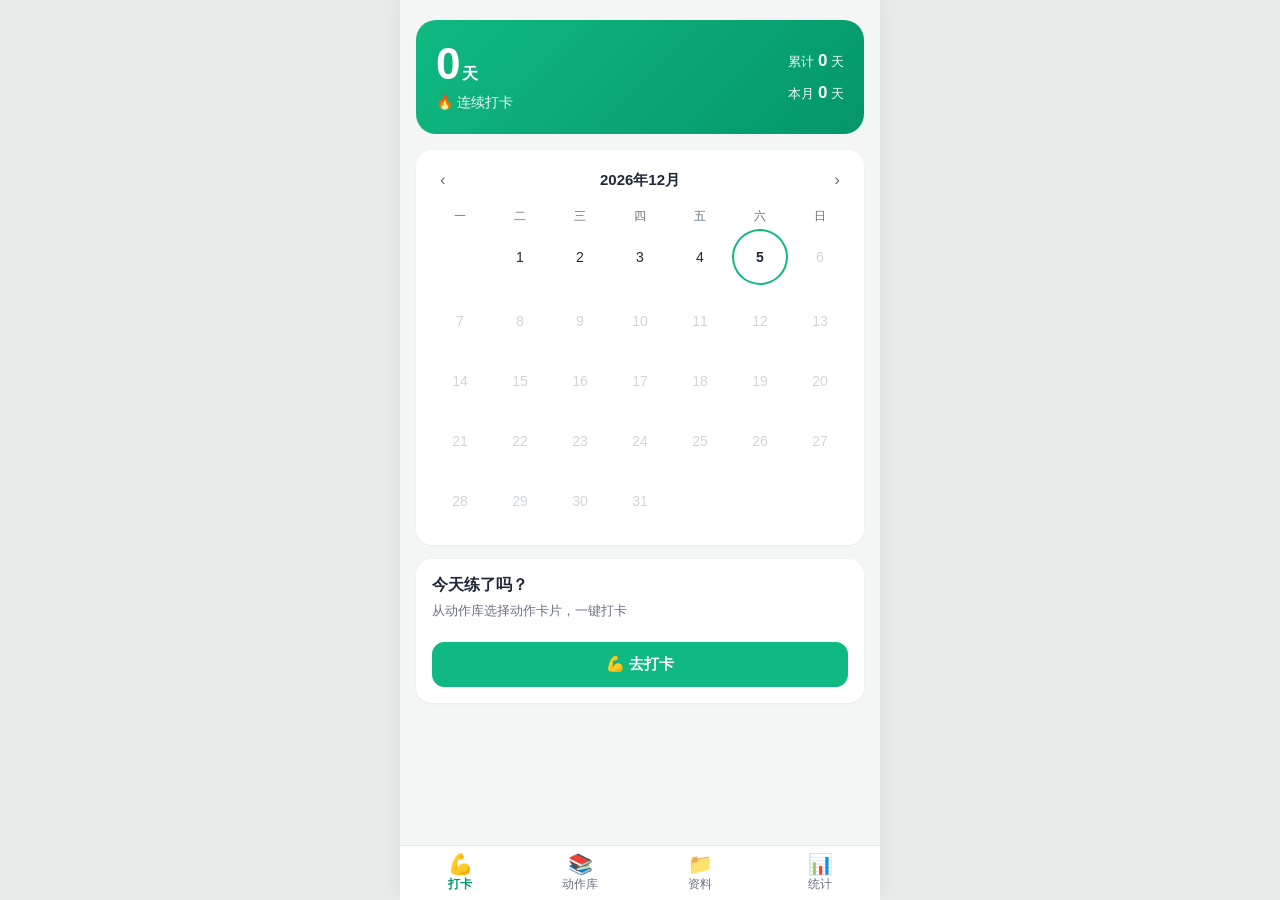
<file: index.html>
<!DOCTYPE html>
<html lang="zh-CN" data-page-node-id="gp3W3NDCX9GwTTf0K93uTn">
<head data-page-node-id="0X7kZvVnZ9KjkIlNbeNRP6">
<meta charset="UTF-8" data-page-node-id="y0VbXMyXx4WgFaqmZFSPt0">
<meta name="viewport" content="width=device-width, initial-scale=1, viewport-fit=cover" data-page-node-id="o2d4AsVZs7dEZUKSnPXTo9">
<title>健身打卡</title>
<meta name="description" content="自用健身打卡小程序：每日打卡 + 动作库" data-page-node-id="7bC9nMIjXzznjpeP49HwN7">
<meta name="theme-color" content="#10b981" data-page-node-id="O1lpmyYO6ajUBOrVpeNkUG">
<link rel="manifest" href="manifest.json" data-page-node-id="26YZYqchqk4mGwP5lrVFvC">
<link rel="icon" href="icons/icon-192.png" type="image/png" data-page-node-id="Lenj9HTdWrkx9C2ZnnKvxp">
<link rel="apple-touch-icon" href="icons/icon-192.png" data-page-node-id="3vph59aqA2f14xMv1GrzN7">
<meta name="mobile-web-app-capable" content="yes" data-page-node-id="7byo7tIbB7nHFeKJSZbIAk">
<meta name="apple-mobile-web-app-capable" content="yes" data-page-node-id="ivi2Fof2xOlAKLU0t624fC">
<meta name="apple-mobile-web-app-status-bar-style" content="black-translucent" data-page-node-id="wjWzRCCkp1o1osxqredEYT">
<link rel="stylesheet" href="css/style.css" data-page-node-id="HZRCjbLAhBfzaBUY0ROeGC">
</head>
<body data-page-node-id="TrFCyyNDCQR4AChjceKBOX">
<div class="app" data-page-node-id="Zj1a8deHdbS24hSYCD0oJb">

  <!-- Tab 1 今日打卡（动态渲染） -->
  <main id="page-today" class="page" data-page-node-id="oV2Cv2Aa3QzjbbRFg1zp8H"></main>

  <!-- Tab 2 动作库 -->
  <main id="page-library" class="page hidden" data-page-node-id="HestLGWxh33AsYdlYcxXDQ">
    <header class="page-head" data-page-node-id="WeDST2KNyK4PYH04AtSokT">
      <h1 data-page-node-id="AVs9SAYP8AxGIm3GGOVRIH">动作库</h1>
      <p class="page-sub" id="lib-count" data-page-node-id="hjtZAXy1EmHlhsV3CyvoqD"></p>
    </header>
    <div class="lib-search" data-page-node-id="t4ChoIWVebbKr5pWcC1XGC"><input id="lib-q" class="input" placeholder="搜索动作…" data-page-node-id="XNFV7l8SfwFYMeFdcCiO00"></div>
    <div class="chips" id="lib-chips" data-page-node-id="bKDgrofnAOhsybxFGXYyrC"></div>
    <div id="lib-list" data-page-node-id="nDE9CKEgukt524uIaWiaBH"></div>
  </main>

  <!-- Tab 3 资料（网上收集的相关资料） -->
  <main id="page-materials" class="page hidden" data-page-node-id="LLE9pc31GrkcSPJSK87IWx">
    <header class="page-head" data-page-node-id="5E1usj7gmqI0aoKSZ4JrcX">
      <h1 data-page-node-id="8kOaMvCrNYgq7wUx5rGHE6">资料</h1>
      <p class="page-sub" id="mat-count" data-page-node-id="C3J7mMiippA1GI5F2Uf0dH"></p>
    </header>
    <div class="lib-search" data-page-node-id="vYF8mssnGX2iX7FnFnOOH7"><input id="mat-q" class="input" placeholder="搜索标题或内容…" data-page-node-id="nbmKViJJtxRZ6DHartKvg9"></div>
    <div class="chips" id="mat-chips" data-page-node-id="HZ4xJRS2dGcpYFCfm8wWLy"></div>
    <div id="mat-list" data-page-node-id="BDGWEXvG0P2b9XWWRo6zPw"></div>
  </main>

  <!-- Tab 4 统计与备份（动态渲染） -->
  <main id="page-stats" class="page hidden" data-page-node-id="QA5nUvd0BhGoCePCyiPRk0"></main>

  <button class="fab" data-action="add-ex" aria-label="新增" data-page-node-id="6Pdnmd1wueIDg4jZxLrqqz">＋</button>

  <nav class="tabbar" data-page-node-id="Mlnac0DblJwUr3ADOxkF2E">
    <button class="tab active" data-tab="today" data-page-node-id="QSgDCI0SmrpBrFOebQ60lr"><span class="tab-ico" data-page-node-id="M75FDBoHOSJcLtHsPz6hpt">💪</span>打卡</button>
    <button class="tab" data-tab="library" data-page-node-id="GBrmzzx6DYZAISie2b8iFm"><span class="tab-ico" data-page-node-id="iG4mR4lh6sOoTTmKDLBoeH">📚</span>动作库</button>
    <button class="tab" data-tab="materials" data-page-node-id="xKXhArIlyl3wnX55kZfQDm"><span class="tab-ico" data-page-node-id="vYdV4EMmWOh1e8AP7rgtR5">📁</span>资料</button>
    <button class="tab" data-tab="stats" data-page-node-id="sbALJoBH8Fb2MdaHbw2jyF"><span class="tab-ico" data-page-node-id="OUZd5wWIY9JVv6W3IkigBs">📊</span>统计</button>
  </nav>
</div>

<div id="overlay-root" data-page-node-id="EUPmvPHHVrQltBIiLJNpH9"></div>
<div id="toast-root" data-page-node-id="apy33A4BDQK9grrZgILvKN"></div>

<script src="js/store.js"></script>
<script src="js/seed.js"></script>
<script src="js/sync.js"></script>
<script src="js/ui.js"></script>
<script src="js/app.js"></script>
</body>
</html>
</file>
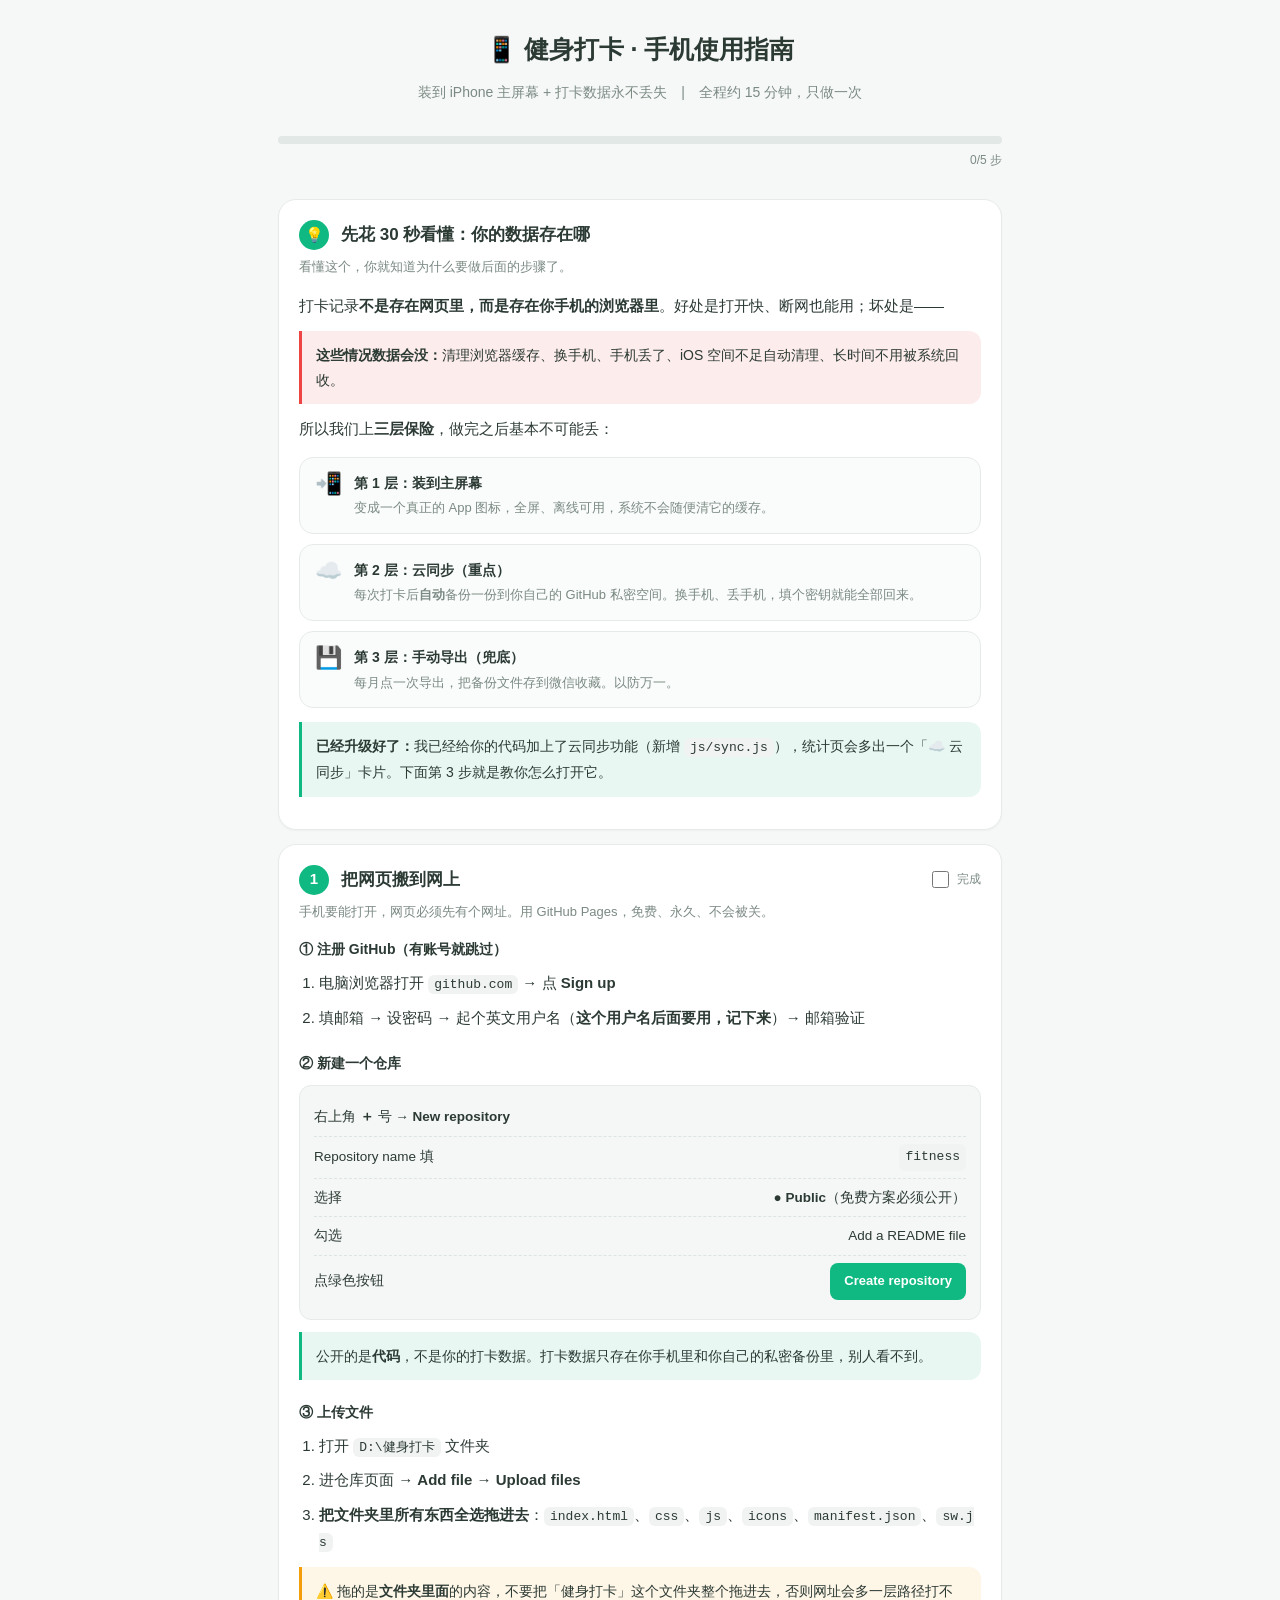
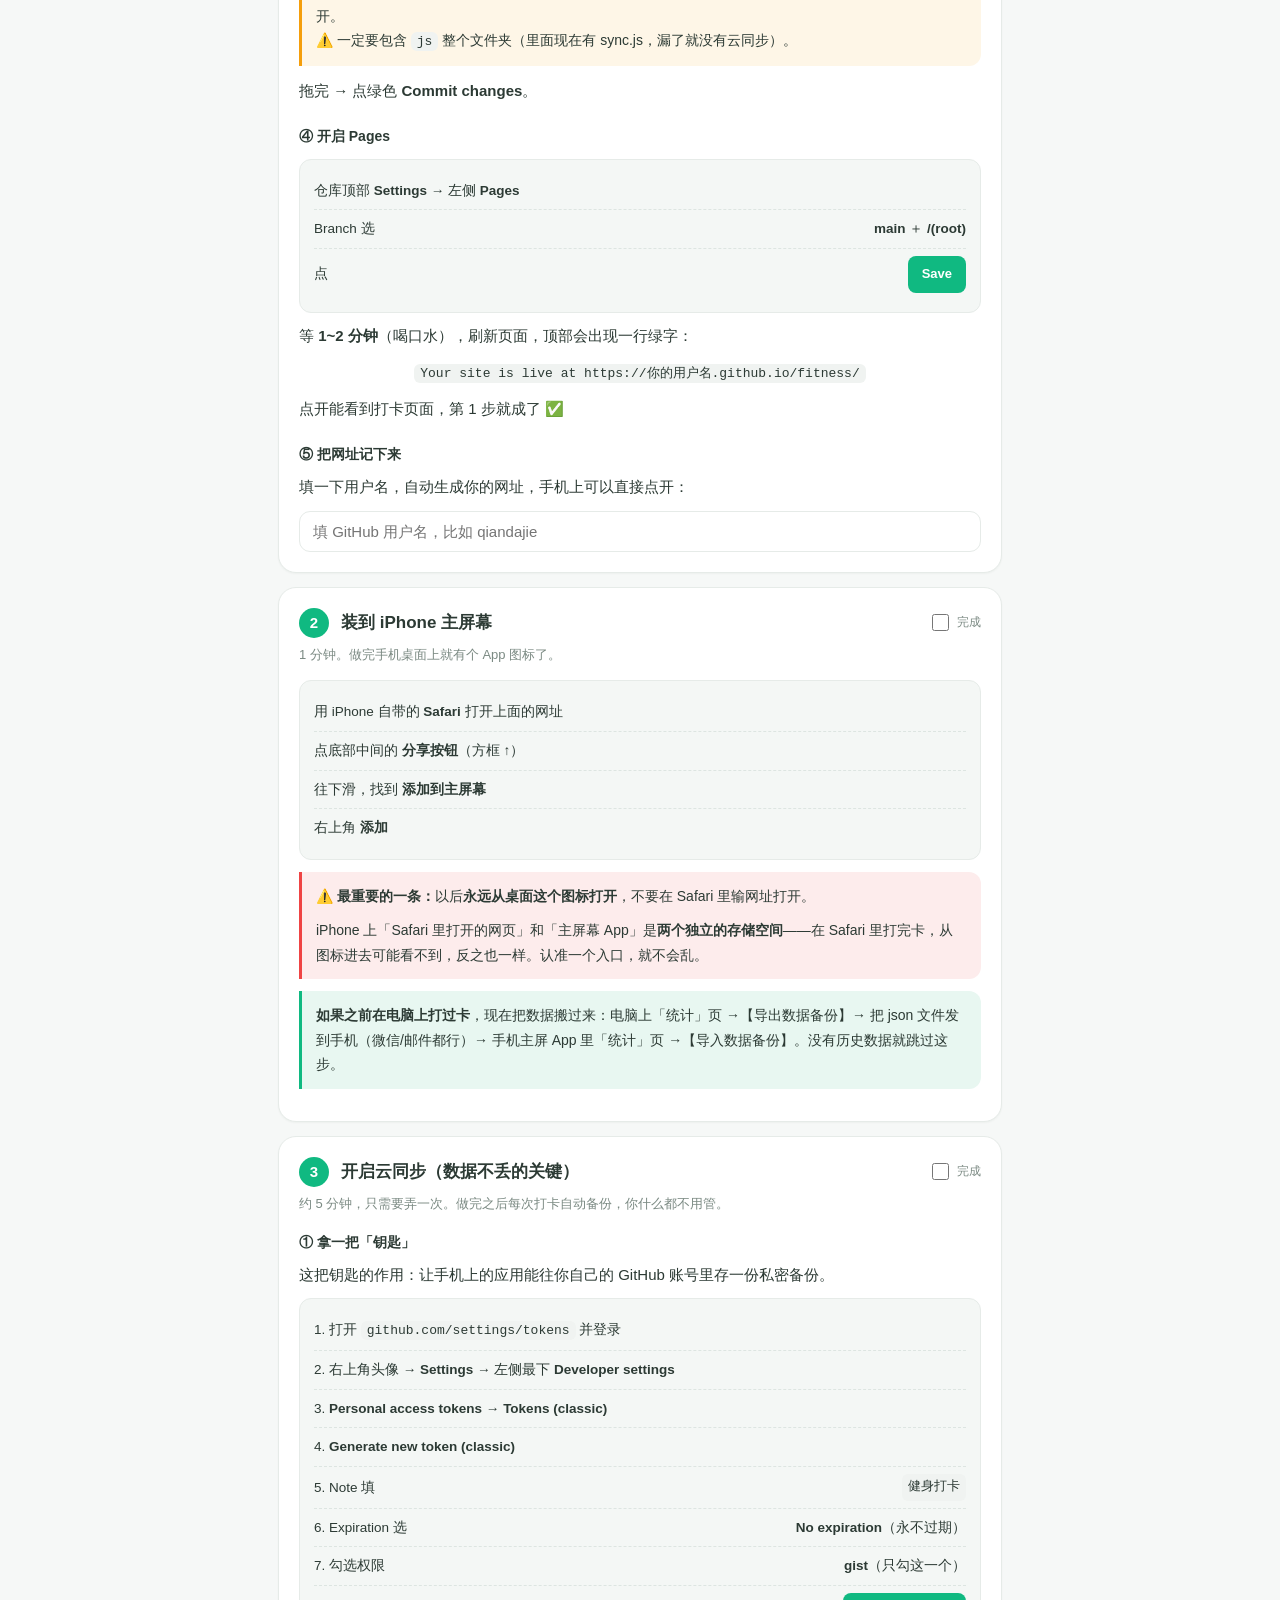
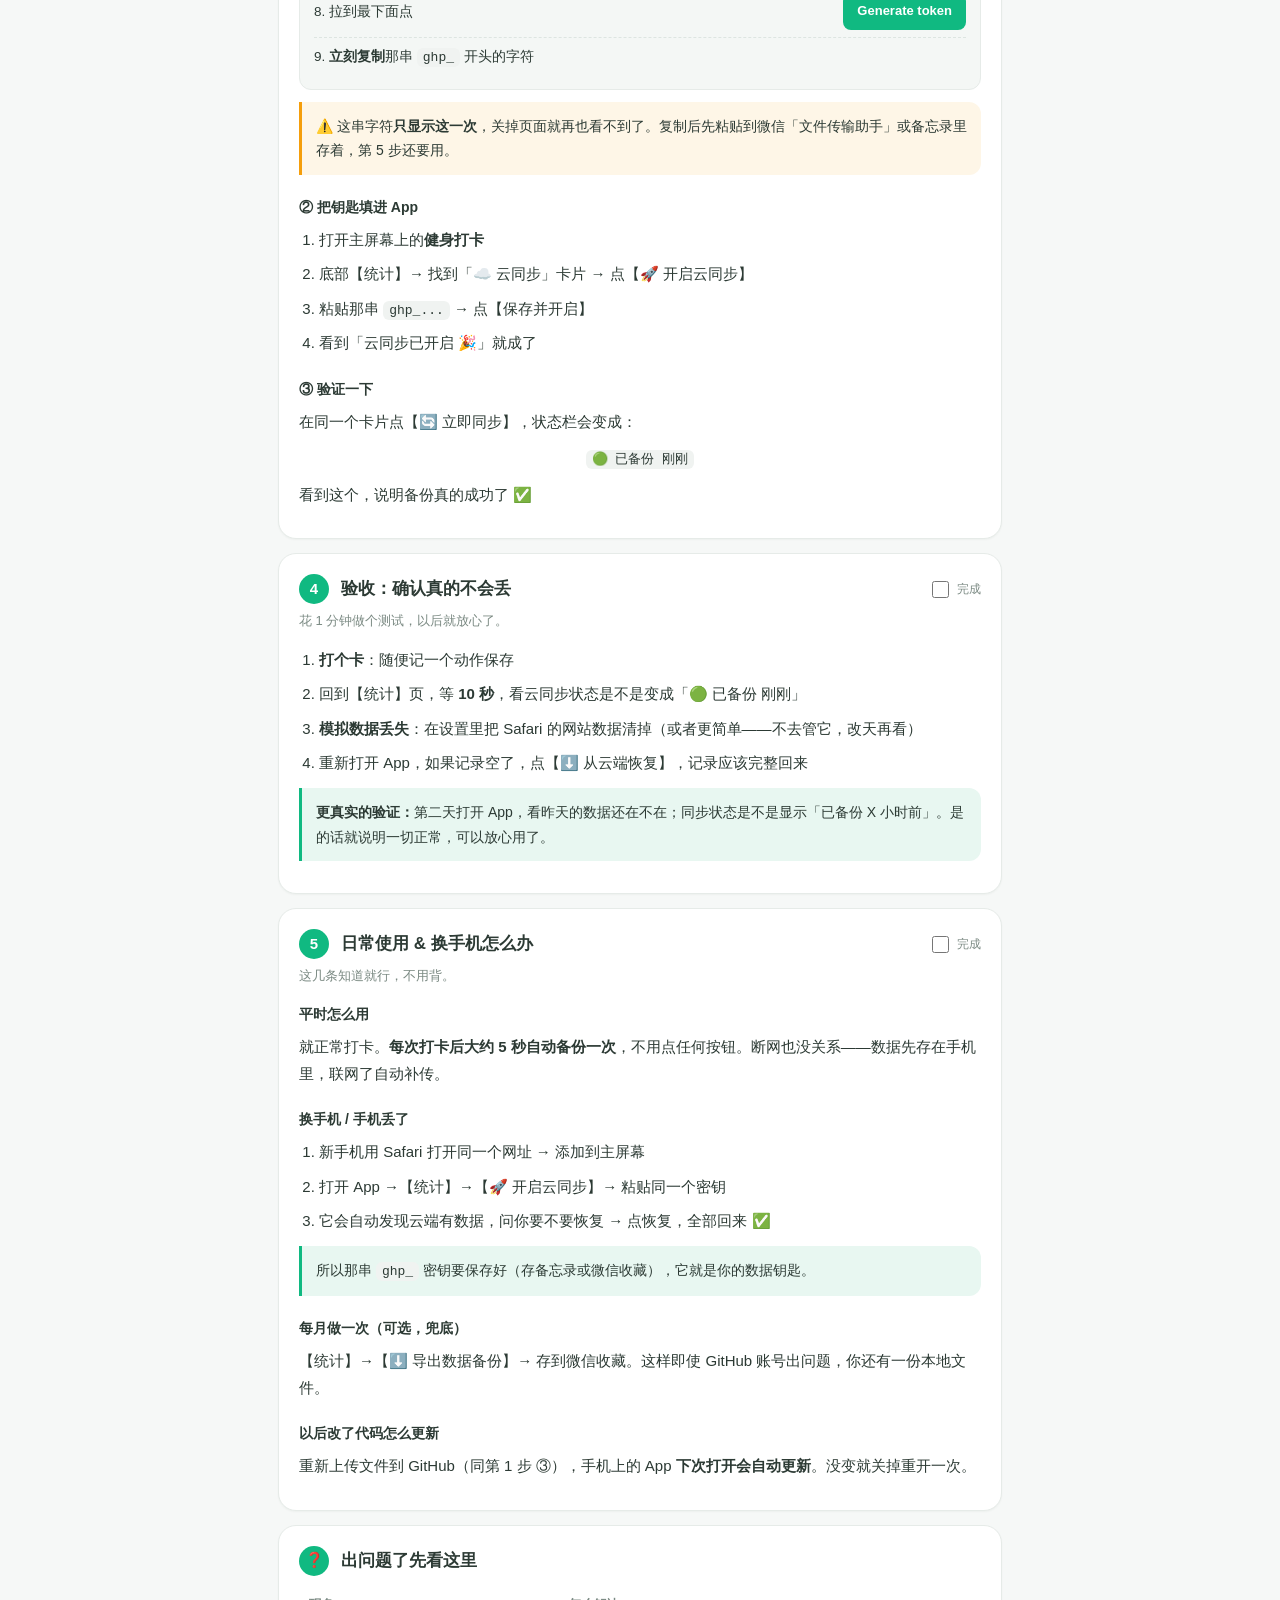
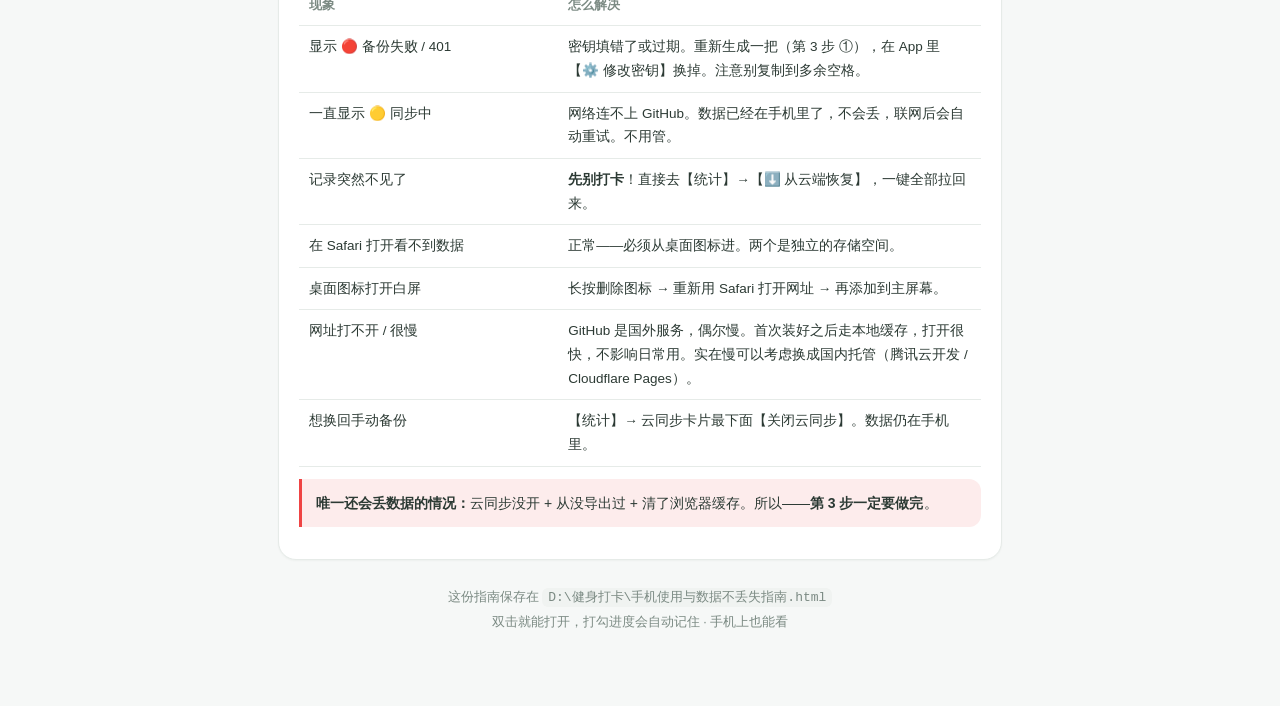
<file: 手机使用与数据不丢失指南.html>
<!DOCTYPE html>
<html lang="zh-CN" data-page-node-id="Ju5ceeOVHrRJRrgOym4V5e">
<head data-page-node-id="wbpe5kYlneuWXGf27TLqNN">
<meta charset="UTF-8" data-page-node-id="oOdwQ43qP5l7qdOnwenEm3">
<meta name="viewport" content="width=device-width, initial-scale=1" data-page-node-id="nBHqtuJdzURXJCJgiZXBNx">
<title>健身打卡 · 手机使用与数据不丢失指南</title>
<style>
  :root{
    --bg:#f6f8f7; --card:#fff; --text:#2c3a34; --muted:#7b8a83;
    --border:#e6ebe8; --green:#10b981; --green-d:#059669; --green-l:#e8f7f1;
    --amber:#f59e0b; --amber-l:#fef6e7; --red:#ef4444; --red-l:#fdecec;
  }
  *{box-sizing:border-box}
  body{
    margin:0; background:var(--bg); color:var(--text);
    font:15px/1.75 -apple-system,BlinkMacSystemFont,"PingFang SC","Microsoft YaHei",sans-serif;
    -webkit-font-smoothing:antialiased;
  }
  .wrap{max-width:760px; margin:0 auto; padding:28px 18px 80px}
  header.hd{text-align:center; margin-bottom:22px}
  header.hd h1{font-size:25px; font-weight:800; margin:0 0 8px}
  header.hd p{margin:0; color:var(--muted); font-size:14px}
  .prog{position:sticky; top:0; z-index:9; background:var(--bg); padding:10px 0 14px; margin-bottom:4px}
  .prog-bar{height:8px; background:#e2e8e5; border-radius:99px; overflow:hidden}
  .prog-bar i{display:block; height:100%; width:0; background:var(--green); border-radius:99px; transition:width .35s}
  .prog-txt{font-size:12px; color:var(--muted); margin-top:6px; text-align:right}
  .card{background:var(--card); border:1px solid var(--border); border-radius:18px; padding:20px; margin:14px 0; box-shadow:0 1px 2px rgba(16,40,32,.04)}
  .card.is-done{opacity:.55}
  .card.is-done .step-no{background:#cfd8d4}
  .step-head{display:flex; align-items:center; gap:12px; margin-bottom:6px}
  .step-no{flex:none; width:30px; height:30px; border-radius:50%; background:var(--green); color:#fff; font-weight:700; font-size:15px; display:flex; align-items:center; justify-content:center; transition:background .3s}
  .step-head h2{font-size:17px; margin:0; font-weight:700; flex:1}
  .done-lbl{flex:none; font-size:12px; color:var(--muted); display:flex; align-items:center; gap:5px; cursor:pointer}
  .done-lbl input{width:17px; height:17px; accent-color:var(--green); cursor:pointer}
  .sub{font-size:13px; color:var(--muted); margin:0 0 14px}
  h3{font-size:14px; margin:20px 0 8px; font-weight:700}
  h3:first-of-type{margin-top:12px}
  p{margin:0 0 10px}
  ol,ul{margin:0 0 12px; padding-left:20px}
  li{margin-bottom:8px}
  b{font-weight:700}
  code{background:#f0f3f1; padding:2px 6px; border-radius:6px; font-size:13px; font-family:ui-monospace,Menlo,Consolas,monospace; word-break:break-all}
  .box{background:var(--green-l); border-left:3px solid var(--green); border-radius:0 12px 12px 0; padding:12px 14px; margin:12px 0; font-size:14px}
  .box.warn{background:var(--amber-l); border-left-color:var(--amber)}
  .box.danger{background:var(--red-l); border-left-color:var(--red)}
  .box p:last-child{margin-bottom:0}
  .fake-ui{background:#f4f7f5; border:1px solid var(--border); border-radius:12px; padding:12px 14px; margin:10px 0; font-size:13.5px}
  .fake-ui .row{display:flex; justify-content:space-between; align-items:center; padding:7px 0; border-bottom:1px dashed #dde5e1}
  .fake-ui .row:last-child{border-bottom:0}
  .btn-fake{background:var(--green); color:#fff; border-radius:8px; padding:7px 14px; font-size:13px; font-weight:600}
  .btn-fake.ghost{background:#fff; color:var(--green); border:1.5px solid var(--green)}
  a{color:var(--green-d)}
  .layers{display:grid; gap:10px; margin:14px 0}
  .layer{display:flex; gap:12px; align-items:flex-start; background:#fafcfb; border:1px solid var(--border); border-radius:14px; padding:13px 15px}
  .layer .ico{font-size:22px; line-height:1.2}
  .layer .t{font-weight:700; font-size:14px}
  .layer .d{font-size:13px; color:var(--muted); margin-top:2px}
  .link-out{display:block; margin-top:10px; padding:13px; background:var(--green); color:#fff !important; text-align:center; border-radius:12px; font-weight:700; text-decoration:none; font-size:15px}
  input.txt{width:100%; padding:11px 13px; border:1.5px solid var(--border); border-radius:11px; font-size:15px; font-family:inherit; background:#fff; color:var(--text)}
  input.txt:focus{outline:none; border-color:var(--green)}
  table{width:100%; border-collapse:collapse; font-size:13.5px; margin:10px 0}
  th,td{text-align:left; padding:9px 10px; border-bottom:1px solid var(--border); vertical-align:top}
  th{color:var(--muted); font-weight:600; font-size:12.5px}
  .foot{text-align:center; color:var(--muted); font-size:12.5px; margin-top:26px; line-height:1.9}
  @media print{ .prog{display:none} .card{break-inside:avoid; box-shadow:none} body{background:#fff} }
</style>
</head>
<body data-page-node-id="ivLrtAZpXMOGCbfC6svC0Z">
<div class="wrap" data-page-node-id="zqWBF85hi9OvsjKYEaGZoe">

<header class="hd" data-page-node-id="WMFUHBGn7eYW0IPxEozsml">
  <h1 data-page-node-id="J9TYfuTD53jat1LN59tvhw">📱 健身打卡 · 手机使用指南</h1>
  <p data-page-node-id="NF6at7h0kKLuso8hhCyq6c">装到 iPhone 主屏幕 + 打卡数据永不丢失　|　全程约 15 分钟，只做一次</p>
</header>

<div class="prog" data-page-node-id="jvZK71riUS4BHrM2TvuO9F">
  <div class="prog-bar" data-page-node-id="2wzwpQSklH0JfiWMBCke7e"><i id="bar" data-page-node-id="Mb9hGfgchKH7SU9EZ8Lm3j"></i></div>
  <div class="prog-txt" id="ptxt" data-page-node-id="ntfVewLXDTRh37nurlz4xi">0/5 步</div>
</div>

<!-- ============ 先看懂 ============ -->
<section class="card" data-page-node-id="u1mlAN6cSv2QWLePyNDH7O">
  <div class="step-head" data-page-node-id="3gchsxiG792nDhvFtt1lvW">
    <span class="step-no" data-page-node-id="RZnGpxLpMAtTum0dVNecdQ">💡</span>
    <h2 data-page-node-id="IExvpg1ESWdKcZdPrrYgZR">先花 30 秒看懂：你的数据存在哪</h2>
  </div>
  <p class="sub" data-page-node-id="mfDzq9oUN7Z479jfHKlWBU">看懂这个，你就知道为什么要做后面的步骤了。</p>

  <p data-page-node-id="6YmLTmEt46CBXOTQv3SjoM">打卡记录<b data-page-node-id="WUdfipoBRss9evWo5bgBZt">不是存在网页里，而是存在你手机的浏览器里</b>。好处是打开快、断网也能用；坏处是——</p>

  <div class="box danger" data-page-node-id="Rj1osuEeEujGMNIJRMbEe9">
    <p data-page-node-id="LckbCZSAmNcE613vCVmyPK"><b data-page-node-id="nnFA5EuJw0m4sRAk2NWSwb">这些情况数据会没：</b>清理浏览器缓存、换手机、手机丢了、iOS 空间不足自动清理、长时间不用被系统回收。</p>
  </div>

  <p data-page-node-id="vYCZTM6gRoDDLOjD5CSsAD">所以我们上<b data-page-node-id="m0WiBKvWMqBfvvKuSz1FGg">三层保险</b>，做完之后基本不可能丢：</p>

  <div class="layers" data-page-node-id="CAznvuXL6R12C8aJJJSASq">
    <div class="layer" data-page-node-id="WAVCjsa2gChkAdWznq9jaT">
      <span class="ico" data-page-node-id="yFlTGuWc3G3rUlGtolsLeR">📲</span>
      <div data-page-node-id="Cd0al0FpueBqrmRiMKdAGb"><div class="t" data-page-node-id="A2ILBcytWuhMSnciUTA128">第 1 层：装到主屏幕</div>
      <div class="d" data-page-node-id="VFp2MC42bzSZFnNi5xtPvH">变成一个真正的 App 图标，全屏、离线可用，系统不会随便清它的缓存。</div></div>
    </div>
    <div class="layer" data-page-node-id="HybJ6kYoMSfWeHlD9eX9Ki">
      <span class="ico" data-page-node-id="TEliPEEkT36LSCPj4nZXsr">☁️</span>
      <div data-page-node-id="KJAF8Y9iQt8kT9bSEpnV7a"><div class="t" data-page-node-id="N32ElElpRclANMHo4LFtrt">第 2 层：云同步（重点）</div>
      <div class="d" data-page-node-id="86GH5vHYUmBXLiOlP02e4p">每次打卡后<b data-page-node-id="UetJp0gWBlMj69PAMusi8R">自动</b>备份一份到你自己的 GitHub 私密空间。换手机、丢手机，填个密钥就能全部回来。</div></div>
    </div>
    <div class="layer" data-page-node-id="V9VZ5NOCOTF2h8y888EYBH">
      <span class="ico" data-page-node-id="UNYH5AB9bj7D2zh7YnM0uZ">💾</span>
      <div data-page-node-id="jBvBjvhZt9QUt32HEdtVlx"><div class="t" data-page-node-id="xWnwVc5bbaPBNyR3sOGB4K">第 3 层：手动导出（兜底）</div>
      <div class="d" data-page-node-id="L5f8ZHLjjp1RjtOBvqmXr4">每月点一次导出，把备份文件存到微信收藏。以防万一。</div></div>
    </div>
  </div>

  <div class="box" data-page-node-id="EYvlKzC6QSWPB4KzCTujN6">
    <p data-page-node-id="O38UGJMc2QUDtu1kEFxUqk"><b data-page-node-id="QQ6TJtroJHUOdrJ3UAJGEa">已经升级好了：</b>我已经给你的代码加上了云同步功能（新增 <code data-page-node-id="zB1uA6yCQClsaKHAqxzteg">js/sync.js</code>），统计页会多出一个「☁️ 云同步」卡片。下面第 3 步就是教你怎么打开它。</p>
  </div>
</section>

<!-- ============ 第 1 步 ============ -->
<section class="card" id="s1" data-page-node-id="LKf9CtLvLwPje3mZ9O9UnC">
  <div class="step-head" data-page-node-id="XVxEI6tWiRuyNO8Mgcfwto">
    <span class="step-no" data-page-node-id="H7PRZspUvBSvy4zfcbtbVH">1</span>
    <h2 data-page-node-id="260Rn3QNplQHuuApiyjJ60">把网页搬到网上</h2>
    <label class="done-lbl" data-page-node-id="Yox394HGokLIciPWwsbE9b"><input type="checkbox" data-step="s1" data-page-node-id="zTCbatZY2atgit6EwTfCCB">完成</label>
  </div>
  <p class="sub" data-page-node-id="SQeLXuBHOyAHnIXv8bzQ2G">手机要能打开，网页必须先有个网址。用 GitHub Pages，免费、永久、不会被关。</p>

  <h3 data-page-node-id="rLCjblEsicMoydETImG7Br">① 注册 GitHub（有账号就跳过）</h3>
  <ol data-page-node-id="B2GrigFIxmnFYfgut2luKU">
    <li data-page-node-id="DJ0iNqvGYtbNFS0JtBE198">电脑浏览器打开 <code data-page-node-id="dEWsusb0YzFOQ7sAwxutTr">github.com</code> → 点 <b data-page-node-id="R5ZKaUOvSi7i6nnzBXo35x">Sign up</b></li>
    <li data-page-node-id="CTBFkqpnMndepjIiI8vevW">填邮箱 → 设密码 → 起个英文用户名（<b data-page-node-id="7irefarBwh9grjaFYhBkiL">这个用户名后面要用，记下来</b>）→ 邮箱验证</li>
  </ol>

  <h3 data-page-node-id="EFf7t94fHCDvTj2OfbldVV">② 新建一个仓库</h3>
  <div class="fake-ui" data-page-node-id="rU3okEvj6616PYU0H8tgsv">
    <div class="row" data-page-node-id="PFjel5gS3fGg3Xc1tDSdIT"><span data-page-node-id="wdDdLB8eYxGnWVUZtdG3Jz">右上角 <b data-page-node-id="4B18I3PkhV7agGpymaGXEU">＋</b> 号 → <b data-page-node-id="PsEZUydKYtkRs9zjBJAcad">New repository</b></span></div>
    <div class="row" data-page-node-id="tncPOnkJBFbdCAcB2yaeYe"><span data-page-node-id="hA1a1hcYTcAI5FryDzbWeF">Repository name 填</span><code data-page-node-id="tzBjChc45uAck3t5AqoMVH">fitness</code></div>
    <div class="row" data-page-node-id="D4LKwm5VOXMPgGGsVR5bdD"><span data-page-node-id="aW9AqwttR5d2UNmEvIAB0P">选择</span><span data-page-node-id="flQHwf7gjDy7k0FMlSRUqM"><b data-page-node-id="cirOVGWsswqIFQjuWO37CO">● Public</b>（免费方案必须公开）</span></div>
    <div class="row" data-page-node-id="6VSp5gW1q2H5OJ2ANuBROe"><span data-page-node-id="hQQs5as8mEr4fEnPtxVtVJ">勾选</span><span data-page-node-id="khdEPAbhFNsO2gzwJO0551">Add a README file</span></div>
    <div class="row" data-page-node-id="EZG8QEXp31ul22C3OvuSK3"><span data-page-node-id="2mUnpJIPdzUmrUx43egGwv">点绿色按钮</span><span class="btn-fake" data-page-node-id="CAdIzFiGHTaekwzNVHBi5g">Create repository</span></div>
  </div>
  <div class="box" data-page-node-id="CcZJIEmLNpK0FBo0OE0Bfw"><p data-page-node-id="5UOvq8PRZKiytplCHYz9D0">公开的是<b data-page-node-id="eUAuckClXl3UGXZX7K5uTI">代码</b>，不是你的打卡数据。打卡数据只存在你手机里和你自己的私密备份里，别人看不到。</p></div>

  <h3 data-page-node-id="hpMbdP9nQtwN92r5iCHOdN">③ 上传文件</h3>
  <ol data-page-node-id="4wWLlncwtsA4hAXOMqGd98">
    <li data-page-node-id="pkOL5UraecKfocrNlie9Q3">打开 <code data-page-node-id="dFYEAz9cGFcybdujSoBUDA">D:\健身打卡</code> 文件夹</li>
    <li data-page-node-id="PGLqLLtHiLrKGyDKsfRbRJ">进仓库页面 → <b data-page-node-id="BsZNjHKYxpeqPlAdXApbAH">Add file</b> → <b data-page-node-id="DJOoUJQ4XlHX2nvazhanHR">Upload files</b></li>
    <li data-page-node-id="GjwgkmtZi4TlyUrI7MdIIB"><b data-page-node-id="XbEDiAI2mHaqLBvIFZ7Va6">把文件夹里所有东西全选拖进去</b>：<code data-page-node-id="w0DoxZZgEclIUkTaEP74H3">index.html</code>、<code data-page-node-id="MbBN5E1rQOBHK1vfqWEHLw">css</code>、<code data-page-node-id="L5FEe4bYYn199tI1xxYGSk">js</code>、<code data-page-node-id="pFhK5vS3ZFduQP9bbfIFlx">icons</code>、<code data-page-node-id="UwBGmnbUtQ2jPTih51KwZj">manifest.json</code>、<code data-page-node-id="qN1Zh5zEQbq3d2wpsCw8Yk">sw.js</code></li>
  </ol>
  <div class="box warn" data-page-node-id="Jh5dLj1qumCcze9SL8ycqO">
    <p data-page-node-id="cehoctLKRZF2IXP6eTAz1k">⚠️ 拖的是<b data-page-node-id="VzNl9vYIrQdV7qYyCSWwoD">文件夹里面</b>的内容，不要把「健身打卡」这个文件夹整个拖进去，否则网址会多一层路径打不开。<br data-page-node-id="HSlvRgfoPqSbBX8EJcQXBU">
    ⚠️ 一定要包含 <code data-page-node-id="cnx4u8e1QGqrKZ9lbSqA0H">js</code> 整个文件夹（里面现在有 sync.js，漏了就没有云同步）。</p>
  </div>
  <p data-page-node-id="2DACtJXsxs6LAFFeANeOy9">拖完 → 点绿色 <b data-page-node-id="9s0rlGbcHqnZMS4KetJALz">Commit changes</b>。</p>

  <h3 data-page-node-id="vJd3DRMvCGDtVPxHzGbiqm">④ 开启 Pages</h3>
  <div class="fake-ui" data-page-node-id="pEnMY2QEidLbbiHEB9Y8X2">
    <div class="row" data-page-node-id="xw9b0KcSIR3csjaSlmGiY6"><span data-page-node-id="bZQ8bDUQq1QSmALYQwIKgN">仓库顶部 <b data-page-node-id="0qp5Y6kwvlU4gkGDJGiGCS">Settings</b> → 左侧 <b data-page-node-id="dxXGMBfprKrdDsWMm4fWgb">Pages</b></span></div>
    <div class="row" data-page-node-id="Mf224BfAvsNSqw8qH4Zn5h"><span data-page-node-id="UUPY7DZImuBy6QrkNQYTdI">Branch 选</span><span data-page-node-id="YGtcjU02QDDtAK5E61H5NR"><b data-page-node-id="Un8jytNmtVJ3IaLIIQ2Ces">main</b> ＋ <b data-page-node-id="RTrEKBppBAu9CenIUXY7vf">/(root)</b></span></div>
    <div class="row" data-page-node-id="Z8mLBzb924uTLM1Dg1Q0W2"><span data-page-node-id="GOI5LUga0l25R5yxdnXQQJ">点</span><span class="btn-fake" data-page-node-id="L5G85ymi54bJaCZF6VUuub">Save</span></div>
  </div>
  <p data-page-node-id="OZhjGQrQBo7Aht477I5sKS">等 <b data-page-node-id="35zZV1HW5HpAzGlZE4DohU">1~2 分钟</b>（喝口水），刷新页面，顶部会出现一行绿字：</p>
  <p style="text-align:center" data-page-node-id="J7CaCfQCXhLE0Qft69cpHJ"><code data-page-node-id="A8Lr1FmYDn26Bv9BxAtduW">Your site is live at https://你的用户名.github.io/fitness/</code></p>
  <p data-page-node-id="PYQgSqs9bH2OhR3XHndG16">点开能看到打卡页面，第 1 步就成了 ✅</p>

  <h3 data-page-node-id="1JmZC8puL0FagFSyQi7vlB">⑤ 把网址记下来</h3>
  <p data-page-node-id="FaaM3s8VsotqqBzHWQ3ZWX">填一下用户名，自动生成你的网址，手机上可以直接点开：</p>
  <input class="txt" id="gh-user" placeholder="填 GitHub 用户名，比如 qiandajie" autocomplete="off" autocapitalize="off" spellcheck="false" data-page-node-id="jY7Cr7cjEdZ6fL6SZQ3vfJ">
  <a class="link-out" id="my-link" style="display:none" target="_blank" rel="noopener" data-page-node-id="dCV6lwwQlkGtQMXvm0TGEM">📲 用手机打开我的打卡应用</a>
</section>

<!-- ============ 第 2 步 ============ -->
<section class="card" id="s2" data-page-node-id="ZXiaG9GF2mKkfPiVOt9xqz">
  <div class="step-head" data-page-node-id="HvzDwvY7CJnCCLuvvujnp4">
    <span class="step-no" data-page-node-id="vcHFgvBjvhxF21fZEl7xfd">2</span>
    <h2 data-page-node-id="mBfFhUBuAGHwFhG8Nfn5DZ">装到 iPhone 主屏幕</h2>
    <label class="done-lbl" data-page-node-id="Wwcu8yAuXj0TTLYIDMcLRr"><input type="checkbox" data-step="s2" data-page-node-id="DZBphplrCdkWV8kEH6GZFR">完成</label>
  </div>
  <p class="sub" data-page-node-id="4vhS9BQYygQdwQMpn2gImK">1 分钟。做完手机桌面上就有个 App 图标了。</p>

  <div class="fake-ui" data-page-node-id="3Hm1OaHtLrCMbkWBGJVb6r">
    <div class="row" data-page-node-id="OsOzQKjEtphT1tUyYV5ncr"><span data-page-node-id="v05tRR7UcP5uHFiIyOonPX">用 iPhone 自带的 <b data-page-node-id="2biYhQWHFnFTOK6WIK9bHX">Safari</b> 打开上面的网址</span></div>
    <div class="row" data-page-node-id="VG7ILTbKohydGNDS2RYXI3"><span data-page-node-id="tdtTGNDBECyT1grRgaa8LV">点底部中间的 <b data-page-node-id="SW88ELB9IXE8oHJl5UXOAi">分享按钮</b>（方框 ↑）</span></div>
    <div class="row" data-page-node-id="6XY6pbVjoOnm02zBpuHLHO"><span data-page-node-id="t4k9MBQLuEUrroD6r1BNYq">往下滑，找到 <b data-page-node-id="fyBhVlBWuqlCv04qVHYiNP">添加到主屏幕</b></span></div>
    <div class="row" data-page-node-id="FLM6pFQQ0fblvmbaHk91r3"><span data-page-node-id="SiBjeiR9D7di7cwaQQPvc7">右上角 <b data-page-node-id="pBvYZ7Qh0qPiiFvutguqUY">添加</b></span></div>
  </div>

  <div class="box danger" data-page-node-id="MjtWaEM2Ijx8HPJ7FS9f5F">
    <p data-page-node-id="r0nZlxYGmYp8cF6Jbu1VZU"><b data-page-node-id="AvJVdQYU2UhszHALAxWbSb">⚠️ 最重要的一条：</b>以后<b data-page-node-id="Thg38VHR6pGGbfHuCddWc6">永远从桌面这个图标打开</b>，不要在 Safari 里输网址打开。</p>
    <p data-page-node-id="nWfEnDOSYJ6hbxF3afTXnl">iPhone 上「Safari 里打开的网页」和「主屏幕 App」是<b data-page-node-id="F3odjmpHpvuUR8eCIjuJI6">两个独立的存储空间</b>——在 Safari 里打完卡，从图标进去可能看不到，反之也一样。认准一个入口，就不会乱。</p>
  </div>

  <div class="box" data-page-node-id="bkvDCaFdtEk32jnbiqBVjw">
    <p data-page-node-id="aOWhdtlD9PNxXSuJjxvvOA"><b data-page-node-id="4NvPXhNWzJm8PrclSHoqGp">如果之前在电脑上打过卡</b>，现在把数据搬过来：电脑上「统计」页 →【导出数据备份】→ 把 json 文件发到手机（微信/邮件都行）→ 手机主屏 App 里「统计」页 →【导入数据备份】。没有历史数据就跳过这步。</p>
  </div>
</section>

<!-- ============ 第 3 步 ============ -->
<section class="card" id="s3" data-page-node-id="XxyiaHbJqiPAuSYejsTwtF">
  <div class="step-head" data-page-node-id="cxOIawnqFFlmzm2KbGDY1h">
    <span class="step-no" data-page-node-id="23Y9b20LqeWSHBte4dNhQy">3</span>
    <h2 data-page-node-id="1BBSHdJqf8GEbHjyM29LbD">开启云同步（数据不丢的关键）</h2>
    <label class="done-lbl" data-page-node-id="9h0zUB29afdJU8Q6kGyrug"><input type="checkbox" data-step="s3" data-page-node-id="xHJNDGsQRtlp8OgP4xFSXv">完成</label>
  </div>
  <p class="sub" data-page-node-id="nNcwGfvRRgO9goOG7S1oY9">约 5 分钟，只需要弄一次。做完之后每次打卡自动备份，你什么都不用管。</p>

  <h3 data-page-node-id="wycwuVmeEwzzGmZxOMJfZj">① 拿一把「钥匙」</h3>
  <p data-page-node-id="7GA38AShjRwnRrHSKMobNT">这把钥匙的作用：让手机上的应用能往你自己的 GitHub 账号里存一份私密备份。</p>

  <div class="fake-ui" data-page-node-id="KsCldRE2APNabHRDOd0FKe">
    <div class="row" data-page-node-id="bBJ0DYMalDAfUSSfKGEKGD"><span data-page-node-id="Q5toy1CEgeW6zp3CZaSNE0">1. 打开 <code data-page-node-id="sGS0cKGHg8XRcrJvSJV1Sn">github.com/settings/tokens</code> 并登录</span></div>
    <div class="row" data-page-node-id="fW9vOb6IJzTMEGlUxqKXsB"><span data-page-node-id="F0GzutPEZ2LXiaGXfrrdwV">2. 右上角头像 → <b data-page-node-id="ndv3hXZx6GJINEdtvx3CxU">Settings</b> → 左侧最下 <b data-page-node-id="8UaCPOwInPWS7csgAptIFc">Developer settings</b></span></div>
    <div class="row" data-page-node-id="9beLLyssYz1NenqUEQKFGv"><span data-page-node-id="a9TV8EtclFMnbdLxCFkg2A">3. <b data-page-node-id="9nXbnAZklCqAeUoolFW0xG">Personal access tokens</b> → <b data-page-node-id="ZDVQBIMGGGTTVfPzATHEYG">Tokens (classic)</b></span></div>
    <div class="row" data-page-node-id="eNCqkE32qfyJUX0AhhKCst"><span data-page-node-id="zg0iZHvEIA0OPZPrwZ3auy">4. <b data-page-node-id="A65LvYD0FbsmIn0oxmZfXU">Generate new token (classic)</b></span></div>
    <div class="row" data-page-node-id="i3BD7NegXqVnqYlqfJP23a"><span data-page-node-id="CBaPyq5h1z6PXD8LJKtXvp">5. Note 填</span><code data-page-node-id="lrvMvtomJaI0OnIRWrnBhH">健身打卡</code></div>
    <div class="row" data-page-node-id="mlnSQ339SHFsH59RA3oor9"><span data-page-node-id="5y37oC4xQhhC4DEvlnZbUb">6. Expiration 选</span><span data-page-node-id="QKf3MFEeRHYzDcbxjDeHQG"><b data-page-node-id="StRoGGosMEPRPGkolKgy9w">No expiration</b>（永不过期）</span></div>
    <div class="row" data-page-node-id="jpaaiT3ANXuI1J42K7NaVe"><span data-page-node-id="uOhIRbzEORCKiXDmV2wVDZ">7. 勾选权限</span><span data-page-node-id="5fkCb3NrhHT0a77DWatMRj"><b data-page-node-id="nGZJs1KFEzDbBgYi8gaiCB">gist</b>（只勾这一个）</span></div>
    <div class="row" data-page-node-id="cJagWNMiGQAatGuZF0Bb3n"><span data-page-node-id="GcI0vskpaHo6OHAXSoOm9a">8. 拉到最下面点</span><span class="btn-fake" data-page-node-id="1GBC4EKnuGLXOJv1fgXQ27">Generate token</span></div>
    <div class="row" data-page-node-id="37IT6zvMhYgK5BDWvS5mA3"><span data-page-node-id="WEWftIqbBAHZPyfdUd8wGY">9. <b data-page-node-id="AkwpPdGz4bgAyyXrwzzujh">立刻复制</b>那串 <code data-page-node-id="YZCuqt901dDqz1cOz8MM2P">ghp_</code> 开头的字符</span></div>
  </div>

  <div class="box warn" data-page-node-id="SVgEPkoQ224PNWTCjwfwiT">
    <p data-page-node-id="CfzhSs8CjWrmlGFzyWPUEo">⚠️ 这串字符<b data-page-node-id="mHvZGlIA1YrElYh5Z2TQOD">只显示这一次</b>，关掉页面就再也看不到了。复制后先粘贴到微信「文件传输助手」或备忘录里存着，第 5 步还要用。</p>
  </div>

  <h3 data-page-node-id="O0pVAX1YXoPFcly4zDg2Jl">② 把钥匙填进 App</h3>
  <ol data-page-node-id="3Zjm2Hv8sFlsAED5smCFZS">
    <li data-page-node-id="DGnapdjRsBMhXOeCRU7EC5">打开主屏幕上的<b data-page-node-id="tAekST0tU0SuVlxo2QtjcN">健身打卡</b></li>
    <li data-page-node-id="FvWyKIRZb5nwwFzPNRRRo6">底部【统计】→ 找到「☁️ 云同步」卡片 → 点【🚀 开启云同步】</li>
    <li data-page-node-id="3A9FMtj0tvCMyLt4AwSum6">粘贴那串 <code data-page-node-id="0jo92WRhKxFR5BlDGGYuUP">ghp_...</code> → 点【保存并开启】</li>
    <li data-page-node-id="bI8Td3ClhBq7V9pRPROOiQ">看到「云同步已开启 🎉」就成了</li>
  </ol>

  <h3 data-page-node-id="VY0s390MfuivuBRKoSGylv">③ 验证一下</h3>
  <p data-page-node-id="n4qV4IvhnL4Bf2ZuXZyZgV">在同一个卡片点【🔄 立即同步】，状态栏会变成：</p>
  <p style="text-align:center" data-page-node-id="B92HvQUvOj4E2h1zwz0aT9"><code data-page-node-id="3kQtpUQw4sf1fyyvWBETj7">🟢 已备份 刚刚</code></p>
  <p data-page-node-id="HMLC9vZ5ZEqCVv3bPppjAI">看到这个，说明备份真的成功了 ✅</p>
</section>

<!-- ============ 第 4 步 ============ -->
<section class="card" id="s4" data-page-node-id="NaG153uZCO0nZIOYzQIbS0">
  <div class="step-head" data-page-node-id="4sV79FUxET14T6yAEt2ELf">
    <span class="step-no" data-page-node-id="I8qhFUYsw8OQSoA6GuCLgn">4</span>
    <h2 data-page-node-id="cgVCThXLeMUh2lamE0qoEr">验收：确认真的不会丢</h2>
    <label class="done-lbl" data-page-node-id="TRoJaFFfSQVkRDbFC6w91K"><input type="checkbox" data-step="s4" data-page-node-id="1aDgGMMCYiYmbYImGC9MJ3">完成</label>
  </div>
  <p class="sub" data-page-node-id="wAFdJ2OsDDehObJKvXp8NM">花 1 分钟做个测试，以后就放心了。</p>

  <ol data-page-node-id="G2K2fR9YQ3R8HTBKnlmwJD">
    <li data-page-node-id="GT3zsZelyBfmklnF6p5mKW"><b data-page-node-id="gvduQfd4DwRNQDzJF3B9cd">打个卡</b>：随便记一个动作保存</li>
    <li data-page-node-id="Sw9tvazp5oqx77x0R28AbY">回到【统计】页，等 <b data-page-node-id="lFIB6Mzw3l2kX2OQYBSQib">10 秒</b>，看云同步状态是不是变成「🟢 已备份 刚刚」</li>
    <li data-page-node-id="kFKSDRTI5HBnomhDieSVkw"><b data-page-node-id="SWcjxVP64HR2Te4RIvKZHj">模拟数据丢失</b>：在设置里把 Safari 的网站数据清掉（或者更简单——不去管它，改天再看）</li>
    <li data-page-node-id="qsLeUz7EbmP0PAB8dcSdmI">重新打开 App，如果记录空了，点【⬇️ 从云端恢复】，记录应该完整回来</li>
  </ol>

  <div class="box" data-page-node-id="PaviPpwmsiWBCAb9L8b7Pr">
    <p data-page-node-id="O0iqBvB8Qn9KVhVGTDwjPA"><b data-page-node-id="E1Ub9VkWf4ta27DR9PcjyE">更真实的验证：</b>第二天打开 App，看昨天的数据还在不在；同步状态是不是显示「已备份 X 小时前」。是的话就说明一切正常，可以放心用了。</p>
  </div>
</section>

<!-- ============ 第 5 步 ============ -->
<section class="card" id="s5" data-page-node-id="AGzPpB6YBRMHXSZ9G0hPRI">
  <div class="step-head" data-page-node-id="qOQWg606NGFq1f3d7pJTof">
    <span class="step-no" data-page-node-id="6XBJveLD35sahuC77GdBCV">5</span>
    <h2 data-page-node-id="s3Hcv1keBW5W1eCdpJARxH">日常使用 & 换手机怎么办</h2>
    <label class="done-lbl" data-page-node-id="HDpOe29qT9GmxCeUFqvyyx"><input type="checkbox" data-step="s5" data-page-node-id="RuzoAxQBhLd9BwRmO4kpf6">完成</label>
  </div>
  <p class="sub" data-page-node-id="S2lADcNYTGtVgHu2fCrkwj">这几条知道就行，不用背。</p>

  <h3 data-page-node-id="HBhgd3nrtzMtJqPAhO9GBk">平时怎么用</h3>
  <p data-page-node-id="5mRPTJGhqb6zgDCGZU5FuH">就正常打卡。<b data-page-node-id="xCrVB7eHZVBhrceFw6aTDY">每次打卡后大约 5 秒自动备份一次</b>，不用点任何按钮。断网也没关系——数据先存在手机里，联网了自动补传。</p>

  <h3 data-page-node-id="MwvZl5uXpQaOyDRVRN9q85">换手机 / 手机丢了</h3>
  <ol data-page-node-id="CK1ldRYiOiYdWlxAAfiu1A">
    <li data-page-node-id="LtjBk1sGOHOcrUk7GNrIxE">新手机用 Safari 打开同一个网址 → 添加到主屏幕</li>
    <li data-page-node-id="VgmUPnXc7Bfc4wzQ6rOQ7N">打开 App →【统计】→【🚀 开启云同步】→ 粘贴同一个密钥</li>
    <li data-page-node-id="52mSJaGwwACDUareGc8sFB">它会自动发现云端有数据，问你要不要恢复 → 点恢复，全部回来 ✅</li>
  </ol>
  <div class="box" data-page-node-id="9tUn7JzT3rdMVFGYqHvk8h"><p data-page-node-id="0JGkuuYRgeL4efRF8vg1oV">所以那串 <code data-page-node-id="kiDmf3wRbAZii6qneFJhId">ghp_</code> 密钥要保存好（存备忘录或微信收藏），它就是你的数据钥匙。</p></div>

  <h3 data-page-node-id="ByZNqPJC69C03SpXRjQbNh">每月做一次（可选，兜底）</h3>
  <p data-page-node-id="Mo5L3Fe2XDzXPnKb1Vfwmd">【统计】→【⬇️ 导出数据备份】→ 存到微信收藏。这样即使 GitHub 账号出问题，你还有一份本地文件。</p>

  <h3 data-page-node-id="m8p43UhJPukecV6mPGWAmE">以后改了代码怎么更新</h3>
  <p data-page-node-id="7LYnMYQOiNKmODqKNMHnRb">重新上传文件到 GitHub（同第 1 步 ③），手机上的 App <b data-page-node-id="TKrCB7CotGj4EGpZC0YFA2">下次打开会自动更新</b>。没变就关掉重开一次。</p>
</section>

<!-- ============ 常见问题 ============ -->
<section class="card" data-page-node-id="dXGuFHlSAG3i8ZqWnXXVsM">
  <div class="step-head" data-page-node-id="W5ERPGa5J0IT69c4xxKvI6">
    <span class="step-no" data-page-node-id="sJFIcivix5szlTCX9uLBSF">❓</span>
    <h2 data-page-node-id="yRHJH0PZ1hVql52XcgeWGe">出问题了先看这里</h2>
  </div>

  <table data-page-node-id="yLH6IPMg0tN3wjH71NMmpe">
    <tr data-page-node-id="YZc7qosl7vkK5UlgKW6F42"><th style="width:38%" data-page-node-id="I8FtFMSEQvOR6OL5qcThlu">现象</th><th data-page-node-id="yuhASuyEusE1Gx8ovAoCgP">怎么解决</th></tr>
    <tr data-page-node-id="zyN1W7bE09UHW4PGwhTxmb"><td data-page-node-id="9gPdSHdP6Jdctgx4uiBMyU">显示 🔴 备份失败 / 401</td><td data-page-node-id="IiFnuV5qXPQGZxpOYBt8Cu">密钥填错了或过期。重新生成一把（第 3 步 ①），在 App 里【⚙️ 修改密钥】换掉。注意别复制到多余空格。</td></tr>
    <tr data-page-node-id="qAqEiXY2Fa9o73KnaKfuD7"><td data-page-node-id="GdxLPW4yMFBiIXdozoztKY">一直显示 🟡 同步中</td><td data-page-node-id="3cwrYBDnG2mKYxBErYPOti">网络连不上 GitHub。数据已经在手机里了，不会丢，联网后会自动重试。不用管。</td></tr>
    <tr data-page-node-id="5r0CBGEfKrBp7zUVV4e8xm"><td data-page-node-id="lN8Yz94YXO6loUIxWVzID9">记录突然不见了</td><td data-page-node-id="FFV6aobATqCH5c7YVfHLLP"><b data-page-node-id="ZIxGczIvJOVKFfFlouYjLk">先别打卡</b>！直接去【统计】→【⬇️ 从云端恢复】，一键全部拉回来。</td></tr>
    <tr data-page-node-id="FFuxCA4nSN5mjOaHzEFh7y"><td data-page-node-id="xRCfjMDKiElKHzUJvtDel0">在 Safari 打开看不到数据</td><td data-page-node-id="srzNQzcqnhe2rMssn1jCUd">正常——必须从桌面图标进。两个是独立的存储空间。</td></tr>
    <tr data-page-node-id="1BKXoGgoDLX5Hj0Cxuf0yV"><td data-page-node-id="Spgq6B2gRbBXBmkYkrlx24">桌面图标打开白屏</td><td data-page-node-id="aIZCCZCCI7anvVqKJPzSPw">长按删除图标 → 重新用 Safari 打开网址 → 再添加到主屏幕。</td></tr>
    <tr data-page-node-id="chwjVbNZb7CpfS3ImX4wRN"><td data-page-node-id="FDmBJRX3NNRiGrwY5g5t01">网址打不开 / 很慢</td><td data-page-node-id="KFb4sCh7WzwzPV2K6IbMvz">GitHub 是国外服务，偶尔慢。首次装好之后走本地缓存，打开很快，不影响日常用。实在慢可以考虑换成国内托管（腾讯云开发 / Cloudflare Pages）。</td></tr>
    <tr data-page-node-id="tuajOdNhdkbcGlTt1sMeNE"><td data-page-node-id="2t9ZZ9RTHzvXESs7IHqmCn">想换回手动备份</td><td data-page-node-id="FJZk6VNBdJJDP7bVbDv0lR">【统计】→ 云同步卡片最下面【关闭云同步】。数据仍在手机里。</td></tr>
  </table>

  <div class="box danger" data-page-node-id="bAgwoZBqlX2bleIAzxjUWS">
    <p data-page-node-id="7EB0Ht2pZr9fCMc8h6RZnp"><b data-page-node-id="V4KPv6EYiXpX5BOOBeOA71">唯一还会丢数据的情况：</b>云同步没开 + 从没导出过 + 清了浏览器缓存。所以——<b data-page-node-id="2D5zW6xyxaEGZta2871DmG">第 3 步一定要做完</b>。</p>
  </div>
</section>

<div class="foot" data-page-node-id="skmfTVWGrQfhT57iNm9PXh">
  这份指南保存在 <code data-page-node-id="ZVcfHn4GcFVmdpGUWSITE5">D:\健身打卡\手机使用与数据不丢失指南.html</code><br data-page-node-id="QBiRfy0FeYFHaBCR39s0Ti">
  双击就能打开，打勾进度会自动记住 · 手机上也能看
</div>

</div>

<script>
(function () {
  var KEY = 'fitness-guide-progress';
  var boxes = document.querySelectorAll('input[data-step]');
  var st = {};
  try { st = JSON.parse(localStorage.getItem(KEY) || '{}'); } catch (e) { st = {}; }
  function save() { try { localStorage.setItem(KEY, JSON.stringify(st)); } catch (e) {} }
  function upd() {
    var n = 0;
    boxes.forEach(function (b) {
      if (b.checked) n++;
      b.closest('.card').classList.toggle('is-done', b.checked);
    });
    document.getElementById('bar').style.width = (n / boxes.length * 100) + '%';
    document.getElementById('ptxt').textContent = n + '/' + boxes.length + ' 步';
  }
  boxes.forEach(function (b) {
    b.checked = !!st[b.dataset.step];
    b.addEventListener('change', function () { st[b.dataset.step] = b.checked; save(); upd(); });
  });
  upd();

  // 网址生成器
  var u = document.getElementById('gh-user');
  var link = document.getElementById('my-link');
  function build() {
    var v = (u.value || '').trim().replace(/^@/, '');
    st.user = v; save();
    if (v) {
      var url = 'https://' + v.toLowerCase() + '.github.io/fitness/';
      link.href = url; link.textContent = '📲 打开我的打卡应用（' + url + '）';
      link.style.display = '';
    } else {
      link.style.display = 'none';
    }
  }
  u.addEventListener('input', build);
  if (st.user) { u.value = st.user; build(); }
})();
</script>
</body>
</html>
</file>
<file: css/style.css>
/* 健身打卡 - 移动优先，绿色健康主题 */
:root {
  --primary: #10b981;
  --primary-dark: #059669;
  --primary-light: #d1fae5;
  --bg: #f4f6f5;
  --card: #ffffff;
  --text: #1f2937;
  --muted: #6b7280;
  --border: #e5e7eb;
  --danger: #ef4444;
  --body-bg: #e7ebe9;
  --input-bg: #ffffff;
  --input-bg-2: #f9fafb;
  --toast-bg: rgba(17, 24, 39, .92);
  --toast-fg: #ffffff;
  --radius: 16px;
}

* { box-sizing: border-box; margin: 0; padding: 0; -webkit-tap-highlight-color: transparent; }

html, body { height: 100%; overflow-x: hidden; }
/* html 背景与导航栏同色：底部安全区（Home 条区域）不再露出灰色，视觉上导航栏延伸到屏幕底 */
html { background: var(--card); }

body {
  font-family: -apple-system, BlinkMacSystemFont, "PingFang SC", "Hiragino Sans GB", "Microsoft YaHei", "Segoe UI", sans-serif;
  background: var(--body-bg);
  color: var(--text);
  -webkit-font-smoothing: antialiased;
}

.app {
  max-width: 480px;
  margin: 0 auto;
  min-height: 100vh;
  min-height: 100dvh;
  background: var(--bg);
  position: relative;
  box-shadow: 0 0 24px rgba(0, 0, 0, .06);
}

/* ---------- 页面骨架 ---------- */
/* 顶部预留状态栏安全区：主屏 PWA 全屏模式下内容不再顶到时间/电量下面 */
.page {
  padding: calc(env(safe-area-inset-top) + 20px) 16px calc(80px + env(safe-area-inset-bottom));
  max-width: 100%;
}
.page.hidden { display: none; }

.page-head h1 { font-size: 24px; font-weight: 800; }
.page-head { margin: 6px 0 20px; }
.page-sub { font-size: 13px; color: var(--muted); margin-top: 6px; }
/* 动作库/资料页搜索框：与标题、下方列表拉开间距 */
.lib-search { margin: 0 0 12px; }

/* ---------- 底部导航 ---------- */
/* 固定在视口底部，不随内容滚动；transform 不作用于 fixed 定位 */
.tabbar {
  position: fixed;
  bottom: 0; left: 50%;
  transform: translateX(-50%);
  width: 100%; max-width: 480px;
  display: flex;
  background: var(--card);
  border-top: 1px solid var(--border);
  padding-bottom: env(safe-area-inset-bottom);
  z-index: 40;
  will-change: transform;
}
.tab {
  flex: 1;
  padding: 8px 0 7px;
  background: none; border: 0;
  font-size: 12px; color: var(--muted);
  display: flex; flex-direction: column; align-items: center; gap: 2px;
  cursor: pointer;
  font-family: inherit;
}
.tab .tab-ico { font-size: 20px; line-height: 1; }
.tab.active { color: var(--primary-dark); font-weight: 600; }

/* ---------- 通用卡片 ---------- */
.card {
  background: var(--card);
  border-radius: var(--radius);
  padding: 16px;
  margin-bottom: 14px;
  box-shadow: 0 1px 3px rgba(0, 0, 0, .04);
}
.card h3 { font-size: 15px; margin-bottom: 12px; }

/* ---------- 打卡页头部 ---------- */
.hero {
  background: linear-gradient(135deg, var(--primary), var(--primary-dark));
  color: #fff;
  border-radius: 20px;
  padding: 22px 20px;
  margin-bottom: 16px;
  display: flex; align-items: center; justify-content: space-between;
}
.hero-num { font-size: 44px; font-weight: 800; line-height: 1; }
.hero-unit { font-size: 16px; font-weight: 600; margin-left: 2px; }
.hero-sub { opacity: .92; margin-top: 8px; font-size: 14px; }
.hero-side { text-align: right; font-size: 13px; line-height: 1.9; opacity: .95; }
.hero-side b { font-size: 17px; }

/* ---------- 日历 ---------- */
.cal-head { display: flex; align-items: center; justify-content: space-between; margin-bottom: 10px; font-weight: 700; font-size: 15px; }
/* minmax(0,1fr)：强制 7 列等分且不允许内容把列撑宽（手机上日历超出屏幕的根因防御） */
.cal-week, .cal-grid { display: grid; grid-template-columns: repeat(7, minmax(0, 1fr)); gap: 4px; }
.cal-week span { font-size: 12px; color: var(--muted); text-align: center; padding: 4px 0; }
.cal-cell {
  aspect-ratio: 1;
  min-width: 0;
  padding: 0;
  border-radius: 50%;
  border: 0; background: none;
  font-size: 14px; color: var(--text);
  cursor: pointer;
  display: flex; align-items: center; justify-content: center;
  font-family: inherit;
}
.cal-cell:disabled { cursor: default; color: #d1d5db; }
.cal-cell.done { background: var(--primary); color: #fff; font-weight: 700; }
.cal-cell.today:not(.done) { box-shadow: inset 0 0 0 2px var(--primary); font-weight: 700; }
.cal-cell.today.done { outline: 2px solid var(--primary-dark); outline-offset: 2px; }

/* ---------- 今日卡片 ---------- */
.today-title { font-size: 16px; font-weight: 700; margin-bottom: 6px; }
.today-sub { font-size: 13px; color: var(--muted); margin-bottom: 14px; }

/* ---------- 打卡记录列表 ---------- */
.day-records { margin-bottom: 12px; }
.day-record {
  display: flex; gap: 12px; align-items: center;
  background: var(--card);
  border: 1px solid var(--border);
  border-radius: 12px;
  padding: 10px 12px;
  margin-bottom: 8px;
}
.day-record-name { font-weight: 600; font-size: 14px; overflow-wrap: anywhere; }
.day-record-detail { font-size: 12px; color: var(--muted); margin-top: 2px; line-height: 1.5; overflow-wrap: anywhere; }
.day-record-main { flex: 1; min-width: 0; }
.dr-thumb { width: 40px; height: 40px; object-fit: cover; border-radius: 10px; flex: 0 0 auto; display: block; }

/* ---------- 按钮 ---------- */
.btn {
  flex: 1;
  padding: 12px 16px;
  border-radius: 12px;
  border: 1px solid var(--border);
  background: var(--card);
  font-size: 15px; color: var(--text);
  cursor: pointer;
  font-family: inherit;
}
.btn:active { transform: scale(.98); }
.btn-primary { background: var(--primary); border-color: var(--primary); color: #fff; font-weight: 600; }
.btn-danger { background: var(--danger); border-color: var(--danger); color: #fff; }
.btn-danger-ghost { background: none; border: none; color: var(--danger); font-size: 14px; }
.btn-block { width: 100%; margin-top: 8px; }
.btn-sm { padding: 7px 12px; font-size: 13px; }
.icon-btn { background: none; border: 0; font-size: 17px; color: var(--muted); cursor: pointer; padding: 4px 8px; }

/* ---------- 输入 ---------- */
.input {
  border: 1px solid var(--border);
  border-radius: 10px;
  padding: 10px 12px;
  font-size: 15px;
  width: 100%;
  background: var(--input-bg);
  color: var(--text);
  font-family: inherit;
}
.input:focus { outline: 2px solid var(--primary); border-color: transparent; }
textarea.input { resize: vertical; }

/* ---------- 分类 chips ---------- */
.chips { display: flex; gap: 8px; overflow-x: auto; padding: 4px 0 10px; scrollbar-width: none; }
.chips::-webkit-scrollbar { display: none; }
.chip {
  flex: 0 0 auto;
  padding: 6px 14px;
  border-radius: 999px;
  border: 1px solid var(--border);
  background: var(--card);
  font-size: 13px; color: var(--muted);
  cursor: pointer;
  font-family: inherit;
}
.chip.active { background: var(--primary); border-color: var(--primary); color: #fff; font-weight: 600; }

/* ---------- 动作卡片网格 ---------- */
.ex-grid { display: grid; grid-template-columns: repeat(2, minmax(0, 1fr)); gap: 10px; }
.ex-card {
  position: relative;
  background: var(--card);
  border: 1px solid var(--border);
  border-radius: 14px;
  padding: 14px 12px;
  cursor: pointer;
  display: flex; flex-direction: column; gap: 6px;
  text-align: left;
  font-family: inherit;
}
.ex-card:active { transform: scale(.98); }
.ex-emoji { font-size: 30px; line-height: 1; }
.ex-name { font-weight: 600; font-size: 14px; color: var(--text); }
.ex-cat { font-size: 11px; color: var(--muted); }

/* 选择模式下的动作卡片 */
.ex-card.pick.selected { border-color: var(--primary); background: var(--primary-light); }
.ex-check {
  position: absolute; top: 8px; right: 10px;
  width: 22px; height: 22px;
  border-radius: 50%;
  background: var(--bg); color: var(--muted);
  display: flex; align-items: center; justify-content: center;
  font-size: 13px;
  border: 1px solid var(--border);
}
.ex-card.pick.selected .ex-check { background: var(--primary); color: #fff; border-color: var(--primary); }

/* ---------- 悬浮按钮 ---------- */
.fab {
  position: fixed;
  right: max(16px, calc(50% - 240px + 16px));
  bottom: calc(84px + env(safe-area-inset-bottom));
  width: 56px; height: 56px;
  border-radius: 50%;
  background: var(--primary); color: #fff;
  font-size: 28px;
  border: 0;
  box-shadow: 0 4px 14px rgba(0, 0, 0, .28);
  cursor: pointer;
  z-index: 30;
}

/* ---------- 弹层 ---------- */
.overlay { position: fixed; inset: 0; z-index: 50; display: flex; }
.overlay-backdrop { position: absolute; inset: 0; background: rgba(0, 0, 0, .4); opacity: 0; transition: opacity .2s; }
.overlay.open .overlay-backdrop { opacity: 1; }
.overlay-panel {
  position: relative;
  background: var(--bg);
  width: 100%; max-width: 480px;
  margin: 0 auto;
  display: flex; flex-direction: column;
  box-shadow: 0 -8px 30px rgba(0, 0, 0, .12);
}
.overlay-head {
  display: flex; align-items: center; justify-content: space-between;
  padding: 16px;
  background: var(--card);
  border-bottom: 1px solid var(--border);
}
.overlay-title { font-size: 17px; font-weight: 700; }
.overlay-body { padding: 16px; overflow-y: auto; flex: 1; }
.overlay-foot {
  display: flex; gap: 10px;
  padding: 12px 16px calc(12px + env(safe-area-inset-bottom));
  background: var(--card);
  border-top: 1px solid var(--border);
}
.overlay-foot.col { flex-direction: column; }
.overlay-foot.col .btn-block { margin-top: 0; }
.overlay-foot.col .btn-block + .btn-block { margin-top: 8px; }
/* 底部弹层（sheet） */
.overlay-sheet { align-items: flex-end; }
.overlay-sheet .overlay-panel {
  max-height: 88vh; max-height: 88dvh;
  border-radius: 20px 20px 0 0;
  transform: translateY(100%);
  transition: transform .25s ease;
}
.overlay.open .overlay-panel { transform: translateY(0); }
.overlay-sheet .overlay-head { border-radius: 20px 20px 0 0; }
/* 全屏弹层 */
.overlay-full .overlay-panel { height: 100vh; height: 100dvh; }
.overlay-full .overlay-body { background: var(--bg); }

/* ---------- 打卡填写表单 ---------- */
.cf-item {
  background: var(--card);
  border: 1px solid var(--border);
  border-radius: 14px;
  margin-bottom: 10px;
  overflow: hidden;
}
.cf-item-head {
  width: 100%;
  display: flex; align-items: center; gap: 10px;
  padding: 12px 14px;
  cursor: pointer;
}
.cf-item-name { font-weight: 600; font-size: 15px; flex: 1; }
.cf-thumb { width: 30px; height: 30px; object-fit: cover; border-radius: 8px; flex: 0 0 auto; display: block; }
.cf-item-sum { font-size: 12px; color: var(--muted); }
.cf-item-arrow { color: var(--muted); font-size: 13px; transition: transform .2s; }
.cf-item-arrow.open { transform: rotate(180deg); }
.cf-item-body { padding: 0 14px 14px; }
.cf-item-body.hidden { display: none; }
.cf-item .input { background: var(--input-bg-2); }

.set-row { display: flex; align-items: center; gap: 8px; margin-bottom: 8px; }
.set-no { width: 32px; font-size: 13px; color: var(--muted); flex: 0 0 auto; }
.set-row .input { flex: 1; padding: 8px 10px; font-size: 14px; }
.set-row-head { display: flex; gap: 8px; margin-bottom: 4px; }
.set-row-head span { font-size: 11px; color: var(--muted); width: 32px; flex: 0 0 auto; }
.set-row-head span + span { flex: 1; width: auto; }
.set-row-head span:last-child { width: 34px; }
.cf-note { margin-top: 10px; }

/* ---------- 选择动作弹层 ---------- */
.picker-history { margin-bottom: 10px; }
.ph-toggle {
  width: 100%;
  display: flex; align-items: center; gap: 6px;
  background: var(--primary-light);
  color: var(--primary-dark);
  border: 0; border-radius: 10px;
  padding: 10px 12px;
  font-size: 14px; font-weight: 600;
  cursor: pointer;
  font-family: inherit;
}
.ph-arrow { margin-left: auto; transition: transform .2s; font-size: 12px; }
.ph-arrow.open { transform: rotate(180deg); }
.ph-list { margin-top: 8px; display: flex; flex-direction: column; gap: 6px; max-height: 200px; overflow-y: auto; }
.ph-list.hidden { display: none; }
.ph-item {
  display: flex; align-items: center; gap: 10px;
  background: var(--card);
  border: 1px solid var(--border);
  border-radius: 10px;
  padding: 9px 12px;
  cursor: pointer;
  font-family: inherit;
  text-align: left;
  width: 100%;
}
.ph-item.active { border-color: var(--primary); background: var(--primary-light); }
/* 历史打卡行的动作名预览（原来这里是一串动作 emoji，已改为文字） */
.ph-names {
  flex: 0 0 auto; max-width: 34%; font-size: 12px; color: var(--muted);
  overflow: hidden; text-overflow: ellipsis; white-space: nowrap;
}
.ph-label { flex: 1; font-size: 13px; color: var(--text); }
.ph-badge { font-size: 11px; color: var(--primary-dark); font-weight: 600; flex: 0 0 auto; }
.ph-empty { text-align: center; font-size: 12px; color: var(--muted); padding: 8px 0; }

.picker-search { margin-bottom: 10px; }
.picker-list { margin-top: 2px; }

/* ---------- 资料列表 ---------- */
.mat-list { display: flex; flex-direction: column; gap: 10px; }
.mat-card {
  width: 100%;
  background: var(--card);
  border: 1px solid var(--border);
  border-radius: 14px;
  padding: 12px 14px;
  cursor: pointer;
  text-align: left;
  font-family: inherit;
  display: block;
}
.mat-card:active { transform: scale(.98); }
.mat-head { display: flex; align-items: center; gap: 8px; margin-bottom: 6px; }
.mat-title { flex: 1; font-weight: 600; font-size: 15px; color: var(--text); }
.mat-preview {
  font-size: 13px; color: var(--muted); line-height: 1.6;
  display: -webkit-box;
  -webkit-line-clamp: 2;
  -webkit-box-orient: vertical;
  overflow: hidden;
}
.mat-meta { font-size: 11px; color: var(--muted); margin-top: 6px; }
.mat-link { margin-top: 12px; }

/* ---------- 动作详情 ---------- */
.ex-detail { text-align: center; }
.ex-detail-emoji { font-size: 56px; margin: 6px 0 12px; }
.ex-detail-meta { margin-bottom: 10px; }
.tag {
  display: inline-block;
  background: var(--primary-light); color: var(--primary-dark);
  border-radius: 999px;
  padding: 3px 12px;
  font-size: 12px; font-weight: 600;
}
.ex-detail-desc { font-size: 14px; color: var(--text); line-height: 1.7; text-align: left; background: var(--card); border: 1px solid var(--border); border-radius: 12px; padding: 12px; }
.ex-detail-created { font-size: 12px; color: var(--muted); margin-top: 10px; }

/* ---------- 新增/编辑动作表单 ---------- */
.form-label { display: block; font-size: 13px; font-weight: 600; color: var(--muted); margin: 14px 0 6px; }
.emoji-grid { display: grid; grid-template-columns: repeat(6, minmax(0, 1fr)); gap: 8px; }
.emoji-opt {
  font-size: 24px;
  padding: 8px 0;
  border-radius: 10px;
  border: 1px solid var(--border);
  background: var(--input-bg);
  cursor: pointer;
}
.emoji-opt.active { border-color: var(--primary); background: var(--primary-light); }

/* ---------- 确认弹窗 ---------- */
.confirm-msg { font-size: 14px; line-height: 1.7; color: var(--text); }

/* ---------- 统计页 ---------- */
.stats-grid { display: grid; grid-template-columns: repeat(2, minmax(0, 1fr)); gap: 10px; margin-bottom: 14px; }
.stat-card { background: var(--card); border-radius: var(--radius); padding: 16px 8px; text-align: center; box-shadow: 0 1px 3px rgba(0, 0, 0, .04); }
.stat-num { font-size: 28px; font-weight: 800; color: var(--primary-dark); }
.stat-lbl { font-size: 12px; color: var(--muted); margin-top: 4px; }

.week-strip { display: flex; justify-content: space-between; }
.ws-day { display: flex; flex-direction: column; align-items: center; gap: 6px; font-size: 11px; color: var(--muted); }
.ws-dot {
  width: 34px; height: 34px;
  border-radius: 50%;
  background: var(--border);
  display: flex; align-items: center; justify-content: center;
  font-size: 14px;
}
.ws-dot.done { background: var(--primary); }

.top-list { list-style: none; }
.top-list li {
  display: flex; align-items: center; gap: 10px;
  padding: 9px 0;
  border-bottom: 1px solid var(--border);
}
.top-list li:last-child { border-bottom: 0; }
.top-name { flex: 1; font-size: 14px; }
.top-thumb { width: 30px; height: 30px; object-fit: cover; border-radius: 8px; flex: 0 0 auto; display: block; }
.top-count {
  background: var(--primary-light); color: var(--primary-dark);
  border-radius: 999px;
  padding: 2px 10px;
  font-size: 12px; font-weight: 600;
}

.backup-note { font-size: 13px; color: var(--muted); line-height: 1.6; margin-bottom: 12px; }

/* 主题颜色选择 */
.theme-row { display: flex; gap: 14px; align-items: center; }
.theme-dot {
  width: 34px; height: 34px;
  border-radius: 50%;
  border: 2px solid transparent;
  cursor: pointer;
  padding: 0;
}
.theme-dot.active { border-color: var(--text); box-shadow: 0 0 0 3px var(--card), 0 0 0 5px var(--primary); }
.theme-name { font-size: 12px; color: var(--muted); margin-top: 10px; }
.howto { padding-left: 18px; font-size: 13px; color: var(--muted); line-height: 1.9; }

/* ---------- 版本卡片 ---------- */
.ver-row { display: flex; align-items: flex-start; gap: 10px; margin-bottom: 4px; }
.ver-badge {
  flex: 0 0 auto; padding: 3px 10px; border-radius: 999px;
  background: var(--primary); color: #fff; font-size: 12px; font-weight: 600; line-height: 1.5;
}
.ver-note { flex: 1; min-width: 0; font-size: 12px; color: var(--muted); line-height: 1.6; }
.ver-note b { color: var(--text); }

/* ---------- 空状态 ---------- */
.empty { text-align: center; color: var(--muted); padding: 30px 0; font-size: 14px; }
.empty .big { font-size: 40px; display: block; margin-bottom: 8px; }

/* ---------- Toast ---------- */
#toast-root { position: fixed; top: calc(env(safe-area-inset-top) + 16px); left: 50%; transform: translateX(-50%); z-index: 100; pointer-events: none; }
.toast {
  background: var(--toast-bg); color: var(--toast-fg);
  padding: 10px 20px;
  border-radius: 999px;
  font-size: 14px;
  opacity: 0; transform: translateY(-8px);
  transition: all .25s;
  white-space: nowrap;
}
.toast.show { opacity: 1; transform: translateY(0); }

/* ---------- 自定义分类 ---------- */
.chip-add {
  border-style: dashed;
  color: var(--primary-dark);
  background: var(--primary-light);
  font-weight: 600;
}
.cat-row {
  display: flex; align-items: center; justify-content: space-between;
  background: var(--input-bg-2);
  border: 1px solid var(--border);
  border-radius: 10px;
  padding: 6px 8px 6px 12px;
  margin-bottom: 8px;
  font-size: 14px;
}
.cat-row .icon-btn { color: var(--danger); }
.cat-row .icon-btn[data-edit-cat] { color: var(--muted); }
.cat-emoji { display: flex; align-items: center; gap: 4px; }
.cat-emoji-opt { padding: 5px 10px; }

/* ---------- 动作图片说明 ---------- */
img { max-width: 100%; }
.img-pick { display: flex; align-items: center; gap: 12px; }
.img-thumb {
  width: 84px; height: 84px;
  object-fit: cover;
  border-radius: 12px;
  border: 1px solid var(--border);
  display: block;
}
.img-tip { font-size: 12px; color: var(--muted); line-height: 1.6; flex: 1; }
.ex-thumb {
  width: 100%; height: 86px;
  object-fit: cover;
  border-radius: 10px;
  display: block;
}
.ex-detail-img {
  width: 100%;
  border-radius: 14px;
  margin: 4px 0 10px;
  display: block;
  border: 1px solid var(--border);
}
</file>
